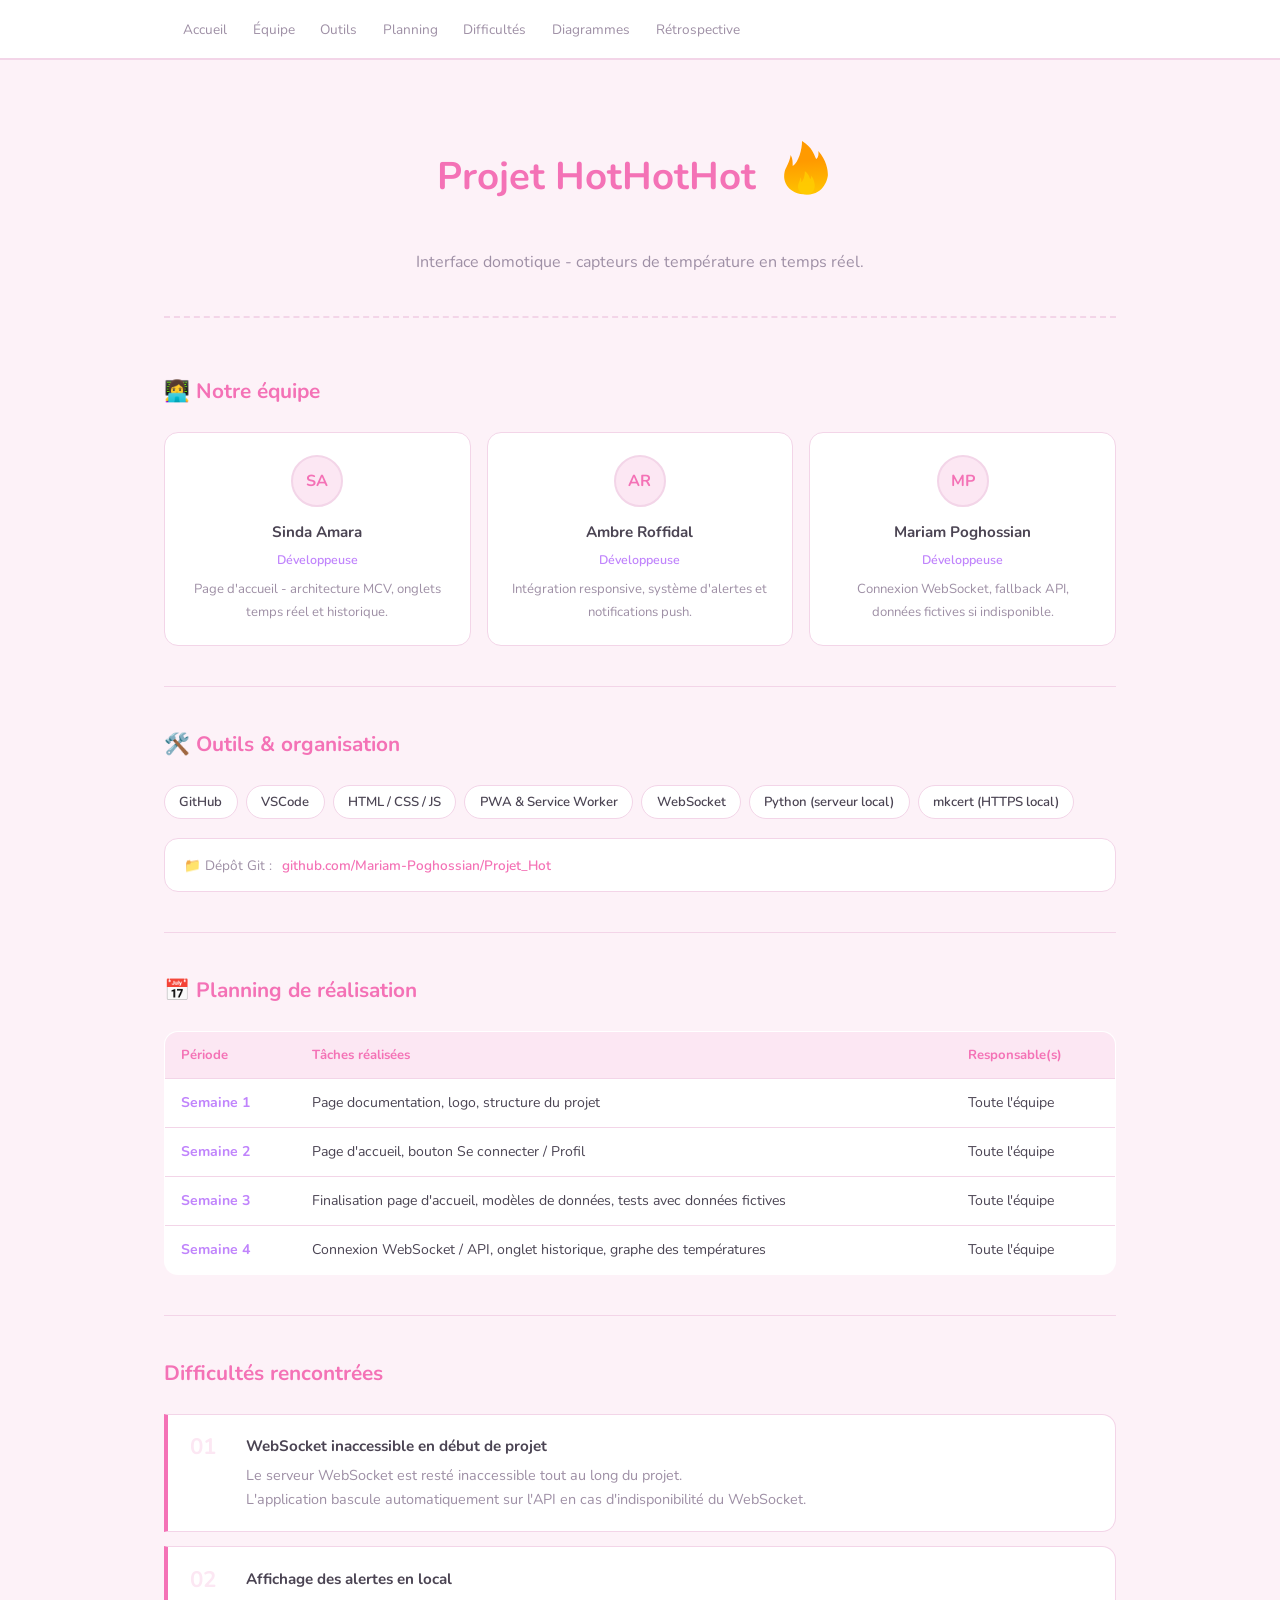
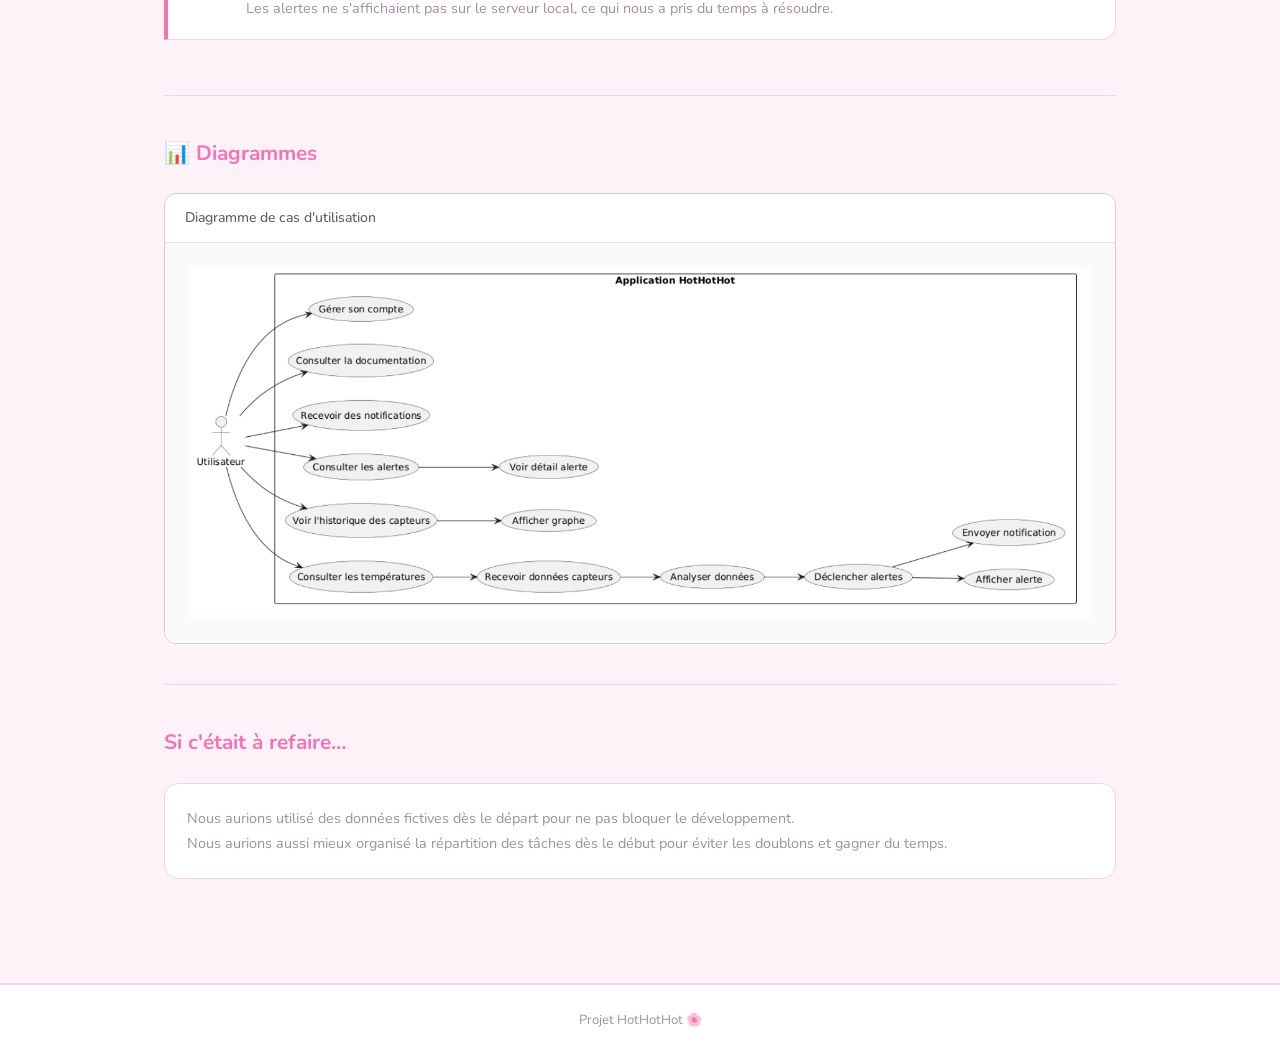
<file: documentation.html>
<!DOCTYPE html>
<html lang="fr">
<head>
  <meta charset="UTF-8">
  <meta name="viewport" content="width=device-width, initial-scale=1.0">
  <title>Documentation — HotHotHot</title>
  <link rel="preconnect" href="https://fonts.googleapis.com">
  <link rel="preconnect" href="https://fonts.gstatic.com" crossorigin>
  <link href="https://fonts.googleapis.com/css2?family=Nunito:wght@400;600;700&display=swap" rel="stylesheet">
  <link rel="stylesheet" href="css/documentation.css">
  <script src="assets/lottie-player.js"></script>
</head>
<body>

<header>
  <div class="header-inner">
    <nav>
      <a href="index.html">Accueil</a>
      <a href="#equipe">Équipe</a>
      <a href="#outils">Outils</a>
      <a href="#planning">Planning</a>
      <a href="#difficultes">Difficultés</a>
      <a href="#diagrammes">Diagrammes</a>
      <a href="#retro">Rétrospective</a>
    </nav>
  </div>
</header>

<main>

  <section class="hero">
    <h1 style="display: flex; align-items: center; justify-content: center; gap: 8px;">
      Projet HotHotHot
      <lottie-player
              src="assets/Fire.json"
              background="transparent"
              speed="1"
              style="width: 80px; height: 80px; vertical-align: middle; margin-bottom: 40px;"
              loop
              autoplay
      ></lottie-player>
    </h1>
    <p class="hero-desc">Interface domotique - capteurs de température en temps réel.</p>
  </section>

  <section id="equipe">
    <h2>👩‍💻 Notre équipe</h2>
    <div class="cards">

      <div class="card">
        <div class="avatar">SA</div>
        <h3>Sinda Amara</h3>
        <p class="role">Développeuse</p>
        <p class="desc">Page d'accueil - architecture MCV, onglets temps réel et historique.</p>
      </div>

      <div class="card">
        <div class="avatar">AR</div>
        <h3>Ambre Roffidal</h3>
        <p class="role">Développeuse</p>
        <p class="desc">Intégration responsive, système d'alertes et notifications push.</p>
      </div>

      <div class="card">
        <div class="avatar">MP</div>
        <h3>Mariam Poghossian</h3>
        <p class="role">Développeuse</p>
        <p class="desc">Connexion WebSocket, fallback API, données fictives si indisponible.</p>
      </div>

    </div>
  </section>

  <section id="outils">
    <h2>🛠️ Outils &amp; organisation</h2>
    <div class="pills">
      <span class="pill">GitHub</span>
      <span class="pill">VSCode</span>
      <span class="pill">HTML / CSS / JS</span>
      <span class="pill">PWA &amp; Service Worker</span>
      <span class="pill">WebSocket</span>
      <span class="pill">Python (serveur local)</span>
      <span class="pill">mkcert (HTTPS local)</span>
    </div>
    <div class="repo">
      <span>📁 Dépôt Git :</span>
      <a href="https://github.com/Mariam-Poghossian/Projet_Hot" target="_blank">github.com/Mariam-Poghossian/Projet_Hot</a>
    </div>
  </section>

  <section id="planning">
    <h2>📅 Planning de réalisation</h2>
    <table>
      <thead>
      <tr>
        <th>Période</th>
        <th>Tâches réalisées</th>
        <th>Responsable(s)</th>
      </tr>
      </thead>
      <tbody>
      <tr>
        <td>Semaine 1</td>
        <td>Page documentation, logo, structure du projet</td>
        <td>Toute l'équipe</td>
      </tr>
      <tr>
        <td>Semaine 2</td>
        <td>Page d'accueil, bouton Se connecter / Profil</td>
        <td>Toute l'équipe</td>
      </tr>
      <tr>
        <td>Semaine 3</td>
        <td>Finalisation page d'accueil, modèles de données, tests avec données fictives</td>
        <td>Toute l'équipe</td>
      </tr>
      <tr>
        <td>Semaine 4</td>
        <td>Connexion WebSocket / API, onglet historique, graphe des températures</td>
        <td>Toute l'équipe</td>
      </tr>
      </tbody>
    </table>
  </section>

  <section id="difficultes">
    <h2>Difficultés rencontrées</h2>

    <div class="diff">
      <div class="diff-num">01</div>
      <div>
        <h3>WebSocket inaccessible en début de projet</h3>
        <p>Le serveur WebSocket est resté inaccessible tout au long du projet. <br> L'application bascule automatiquement sur l'API en cas d'indisponibilité du WebSocket.</p>
      </div>
    </div>

    <div class="diff">
      <div class="diff-num">02</div>
      <div>
        <h3>Affichage des alertes en local</h3>
        <p>Les alertes ne s'affichaient pas sur le serveur local, ce qui nous a pris du temps à résoudre.</p>
      </div>
    </div>
  </section>

  <section id="diagrammes">
    <h2>📊 Diagrammes</h2>

    <div class="diagram-scroll">
      <div class="diagram-scroll-header">
        <h3>Diagramme de cas d'utilisation</h3>
      </div>
      <div class="diagram-scroll-inner">
        <img src="img/diagrammes.png" alt="Diagramme de cas d'utilisation" style="max-width: 1000px; width: 100%; height: auto; display: block; margin: 0 auto;">
      </div>
    </div>
  </section>

  <section id="retro">
    <h2>Si c'était à refaire…</h2>
    <div class="retro">
      <p>Nous aurions utilisé des données fictives dès le départ pour ne pas bloquer le développement. <br> Nous aurions aussi mieux organisé la répartition des tâches dès le début pour éviter les doublons et gagner du temps.</p>
    </div>
  </section>

</main>

<footer>
  Projet HotHotHot 🌸
</footer>

</body>
</html>
</file>
<file: css/documentation.css>
*, *::before, *::after {
  box-sizing: border-box;
  margin: 0;
  padding: 0;
}

:root {
  --rose:       #f472b6;
  --rose-light: #fce7f3;
  --rose-pale:  #fdf2f8;
  --mauve:      #c084fc;
  --text:       #4b4453;
  --muted:      #9e8fa5;
  --bg:         #fff;
  --border:     #f3d5e8;
  --radius:     14px;
}

html {
  scroll-behavior: smooth;
}

body {
  font-family: 'Nunito', sans-serif;
  font-size: 16px;
  color: var(--text);
  background: var(--rose-pale);
  line-height: 1.7;
}

header {
  background: white;
  border-bottom: 2px solid var(--border);
  position: sticky;
  top: 0;
  z-index: 100;
}

.header-inner {
  max-width: 1000px;
  margin: 0 auto;
  padding: 0.8rem 2rem;
  display: flex;
  align-items: center;
  justify-content: space-between;
  flex-wrap: wrap;
  gap: 0.5rem;
}

.logo {
  font-size: 1.1rem;
  font-weight: 700;
  color: var(--rose);
}

nav {
  display: flex;
  flex-wrap: wrap;
  gap: 0.2rem;
}

nav a {
  color: var(--muted);
  text-decoration: none;
  font-size: 0.85rem;
  padding: 0.3rem 0.7rem;
  border-radius: 999px;
  transition: background 0.2s, color 0.2s;
}

nav a:hover {
  background: var(--rose-light);
  color: var(--rose);
}

main {
  max-width: 1000px;
  margin: 0 auto;
  padding: 0 1.5rem 4rem;
}

.hero {
  text-align: center;
  padding: 3.5rem 1rem 2.5rem;
  border-bottom: 2px dashed var(--border);
  margin-bottom: 1rem;
}

.tag {
  font-size: 0.78rem;
  color: var(--mauve);
  font-weight: 600;
  letter-spacing: 0.08em;
  text-transform: uppercase;
  margin-bottom: 0.8rem;
}

h1 {
  font-size: 2.4rem;
  font-weight: 700;
  color: var(--rose);
  margin-bottom: 0.8rem;
}

.hero-desc {
  color: var(--muted);
  font-size: 1rem;
  max-width: 520px;
  margin: 0 auto;
}

section {
  padding: 2.5rem 0;
  border-bottom: 1px solid var(--border);
}

section:last-child {
  border-bottom: none;
}

h2 {
  font-size: 1.3rem;
  font-weight: 700;
  color: var(--rose);
  margin-bottom: 1.4rem;
}

h3 {
  font-size: 0.95rem;
  font-weight: 700;
  color: var(--text);
  margin-bottom: 0.2rem;
}

p {
  font-size: 0.9rem;
  color: var(--muted);
}

.placeholder {
  color: #d8b4cc;
  font-style: italic;
}

.cards {
  display: grid;
  grid-template-columns: repeat(auto-fit, minmax(200px, 1fr));
  gap: 1rem;
}

.card {
  background: white;
  border: 1.5px solid var(--border);
  border-radius: var(--radius);
  padding: 1.4rem;
  text-align: center;
  transition: transform 0.2s, box-shadow 0.2s;
}

.card:hover {
  transform: translateY(-3px);
  box-shadow: 0 6px 20px rgba(244, 114, 182, 0.15);
}

.avatar {
  width: 52px;
  height: 52px;
  border-radius: 50%;
  background: var(--rose-light);
  color: var(--rose);
  font-weight: 700;
  font-size: 1rem;
  display: flex;
  align-items: center;
  justify-content: center;
  margin: 0 auto 0.8rem;
  border: 2px solid var(--border);
}

.role {
  font-size: 0.78rem;
  color: var(--mauve);
  font-weight: 600;
  margin-bottom: 0.5rem;
}

.desc {
  font-size: 0.82rem;
  color: var(--muted);
}

.pills {
  display: flex;
  flex-wrap: wrap;
  gap: 0.5rem;
  margin-bottom: 1.2rem;
}

.pill {
  background: white;
  border: 1.5px solid var(--border);
  border-radius: 999px;
  padding: 0.3rem 0.9rem;
  font-size: 0.82rem;
  color: var(--text);
  font-weight: 600;
}

.repo {
  background: white;
  border: 1.5px solid var(--border);
  border-radius: var(--radius);
  padding: 0.9rem 1.2rem;
  font-size: 0.85rem;
  color: var(--muted);
  display: flex;
  align-items: center;
  gap: 0.6rem;
  flex-wrap: wrap;
}

.repo a {
  color: var(--rose);
  text-decoration: none;
  font-weight: 600;
}

.repo a:hover {
  text-decoration: underline;
}

table {
  width: 100%;
  border-collapse: collapse;
  background: white;
  border-radius: var(--radius);
  overflow: hidden;
  border: 1.5px solid var(--border);
  font-size: 0.88rem;
}

thead {
  background: var(--rose-light);
}

th {
  text-align: left;
  padding: 0.75rem 1rem;
  font-weight: 700;
  color: var(--rose);
  font-size: 0.82rem;
}

td {
  padding: 0.75rem 1rem;
  border-top: 1px solid var(--border);
  color: var(--text);
  vertical-align: top;
}

td:first-child {
  font-weight: 700;
  color: var(--mauve);
  white-space: nowrap;
}

.diff {
  background: white;
  border: 1.5px solid var(--border);
  border-left: 4px solid var(--rose);
  border-radius: 0 var(--radius) var(--radius) 0;
  padding: 1.2rem 1.4rem;
  display: flex;
  gap: 1.2rem;
  align-items: flex-start;
  margin-bottom: 0.9rem;
}

.diff-num {
  font-size: 1.4rem;
  font-weight: 700;
  color: var(--rose-light);
  min-width: 36px;
  line-height: 1;
  padding-top: 2px;
}

.diagrams {
  display: grid;
  grid-template-columns: repeat(auto-fit, minmax(200px, 1fr));
  gap: 1rem;
}

.diagram-box {
  background: white;
  border: 1.5px dashed var(--border);
  border-radius: var(--radius);
  padding: 1.8rem 1rem;
  text-align: center;
}

.diagram-icon {
  font-size: 2rem;
  margin-bottom: 0.6rem;
}

.diagram-label {
  font-weight: 700;
  color: var(--text);
  font-size: 0.9rem;
  margin-bottom: 0.4rem;
}

.diagram-scroll {
  background: #ffffff;
  border: 1px solid #d3d1c7;
  border-radius: 12px;
  overflow: hidden;
  margin-top: 1rem;
}

.diagram-scroll-header {
  padding: 0.75rem 1.25rem;
  border-bottom: 1px solid var(--border);
}

.diagram-scroll-header h3 {
  font-size: 14px;
  font-weight: 500;
  color: #5f5e5a;
  margin: 0;
}

.diagram-scroll-inner {
  overflow: auto;
  max-height: 500px;
  padding: 1.5rem;
  background: #fafaf8;
  cursor: grab;
}

.diagram-scroll-inner:active {
  cursor: grabbing;
}

.diagram-scroll-inner img {
  display: block;
  max-width: none;
  height: auto;
}

.retro {
  background: white;
  border: 1.5px solid var(--border);
  border-radius: var(--radius);
  padding: 1.4rem;
}

footer {
  text-align: center;
  padding: 1.5rem;
  font-size: 0.82rem;
  color: var(--muted);
  border-top: 2px solid var(--border);
  background: white;
}

@media (max-width: 768px) {
  .cards, .diagrams {
    grid-template-columns: 1fr;
  }
  table {
    display: block;
    width: 100%;
    overflow-x: auto;
    white-space: nowrap;
    -webkit-overflow-scrolling: touch;
  }
}
</file>
